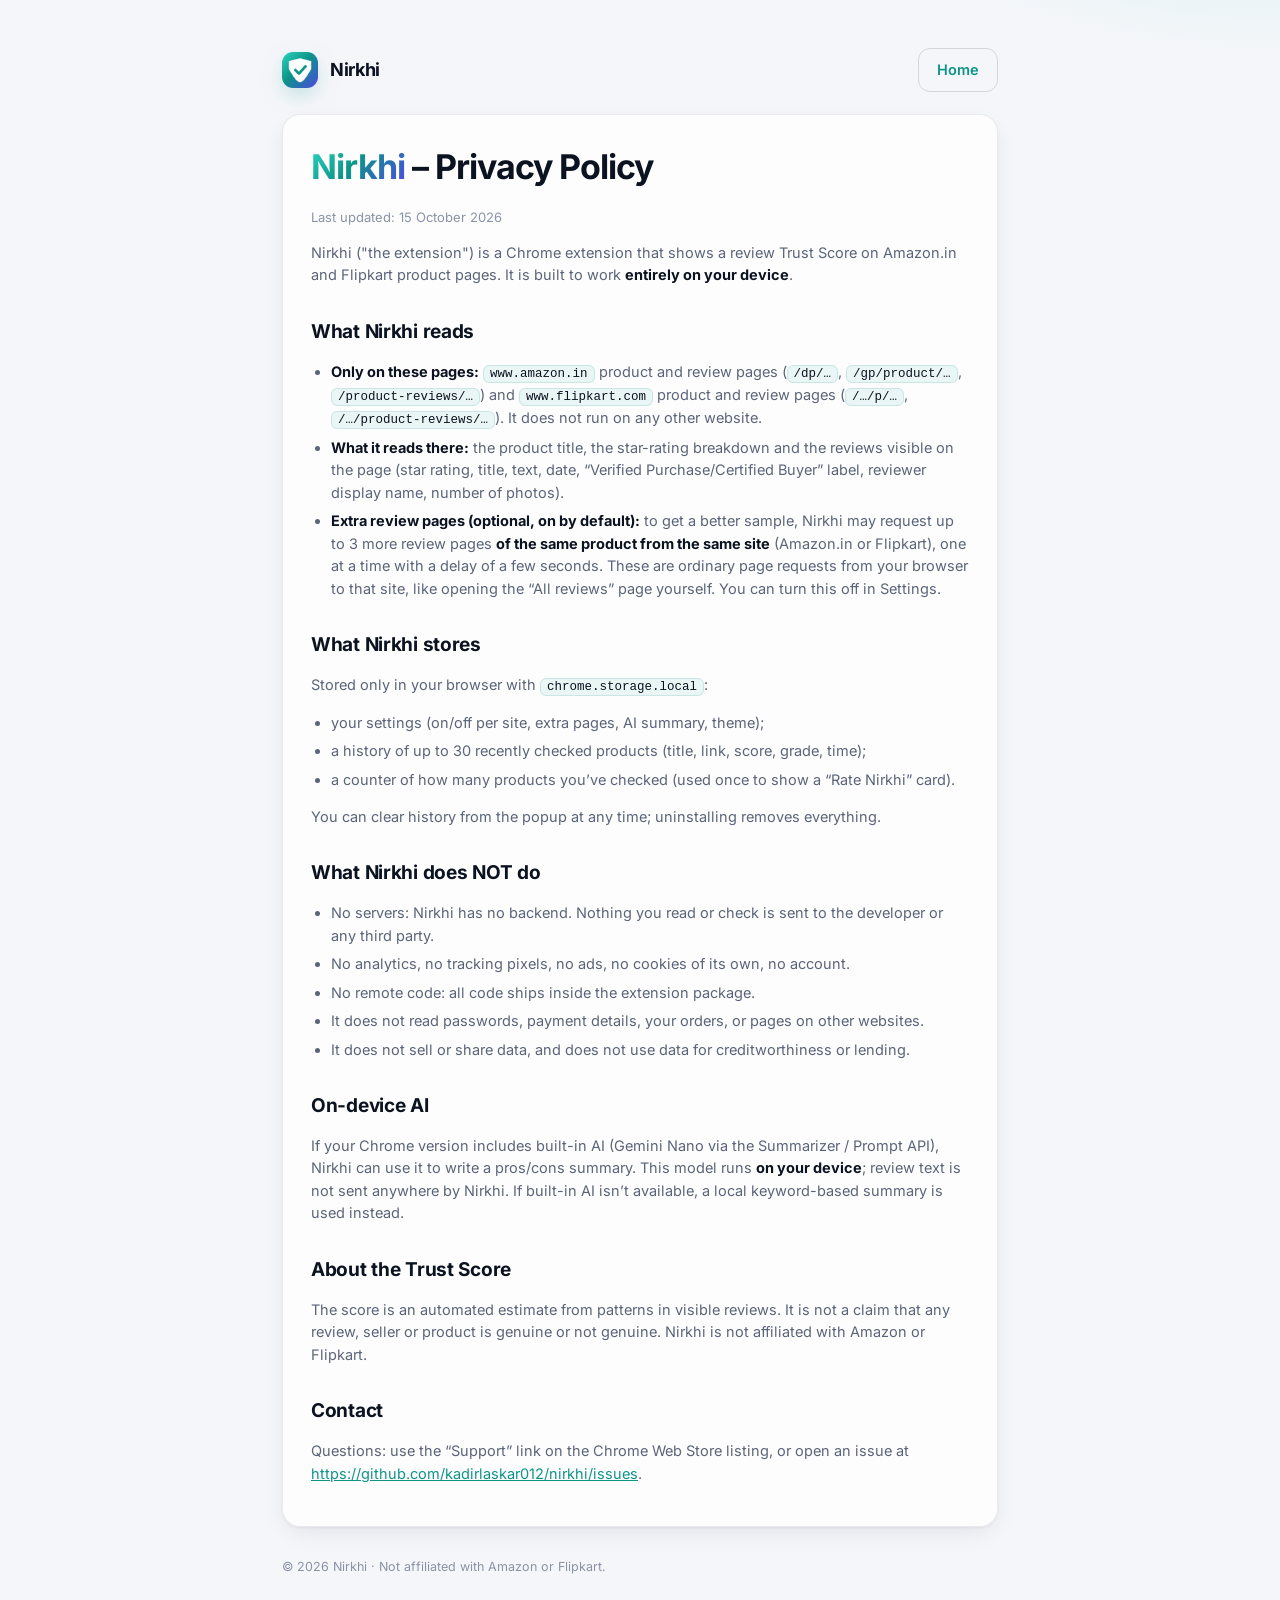
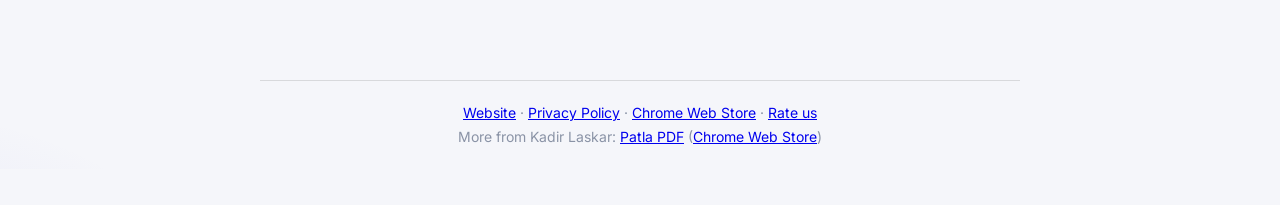
<file: privacy.html>
<!doctype html><html lang="en"><head><meta charset="utf-8"><meta name="viewport" content="width=device-width,initial-scale=1"><title>Privacy Policy – Nirkhi AI Review Checker</title><meta name="description" content="Nirkhi – AI Review Checker for Amazon.in and Flipkart. Privacy policy: everything runs on your device, no tracking.">
<link rel="stylesheet" href="privacy.css"><script src="theme.js"></script><link rel="icon" type="image/x-icon" href="/nirkhi/favicon.ico"><link rel="icon" type="image/png" sizes="32x32" href="/nirkhi/img/favicon-32.png"><link rel="icon" type="image/png" sizes="192x192" href="/nirkhi/img/icon-192.png"><link rel="apple-touch-icon" href="/nirkhi/img/apple-touch-icon.png"></head><body><main class="doc"><div class="top"><img class="logo" src="icons/icon48.png" alt=""><b>Nirkhi</b><a class="btn ghost" style="margin-left:auto" href="index.html">Home</a></div><div class="card"><h1><span class="grad-text">Nirkhi</span> – Privacy Policy</h1>
<p class="muted">Last updated: 15 October 2026</p>
<p>Nirkhi (&quot;the extension&quot;) is a Chrome extension that shows a review Trust Score on Amazon.in and Flipkart product pages. It is built to work <b>entirely on your device</b>.</p>
<h2>What Nirkhi reads</h2>
<ul>
<li><b>Only on these pages:</b> <code>www.amazon.in</code> product and review pages (<code>/dp/…</code>, <code>/gp/product/…</code>, <code>/product-reviews/…</code>) and <code>www.flipkart.com</code> product and review pages (<code>/…/p/…</code>, <code>/…/product-reviews/…</code>). It does not run on any other website.</li>
<li><b>What it reads there:</b> the product title, the star-rating breakdown and the reviews visible on the page (star rating, title, text, date, “Verified Purchase/Certified Buyer” label, reviewer display name, number of photos).</li>
<li><b>Extra review pages (optional, on by default):</b> to get a better sample, Nirkhi may request up to 3 more review pages <b>of the same product from the same site</b> (Amazon.in or Flipkart), one at a time with a delay of a few seconds. These are ordinary page requests from your browser to that site, like opening the “All reviews” page yourself. You can turn this off in Settings.</li>
</ul>
<h2>What Nirkhi stores</h2>
<p>Stored only in your browser with <code>chrome.storage.local</code>:</p>
<ul>
<li>your settings (on/off per site, extra pages, AI summary, theme);</li>
<li>a history of up to 30 recently checked products (title, link, score, grade, time);</li>
<li>a counter of how many products you’ve checked (used once to show a “Rate Nirkhi” card).</li>
</ul>
<p>You can clear history from the popup at any time; uninstalling removes everything.</p>
<h2>What Nirkhi does NOT do</h2>
<ul>
<li>No servers: Nirkhi has no backend. Nothing you read or check is sent to the developer or any third party.</li>
<li>No analytics, no tracking pixels, no ads, no cookies of its own, no account.</li>
<li>No remote code: all code ships inside the extension package.</li>
<li>It does not read passwords, payment details, your orders, or pages on other websites.</li>
<li>It does not sell or share data, and does not use data for creditworthiness or lending.</li>
</ul>
<h2>On-device AI</h2>
<p>If your Chrome version includes built-in AI (Gemini Nano via the Summarizer / Prompt API), Nirkhi can use it to write a pros/cons summary. This model runs <b>on your device</b>; review text is not sent anywhere by Nirkhi. If built-in AI isn’t available, a local keyword-based summary is used instead.</p>
<h2>About the Trust Score</h2>
<p>The score is an automated estimate from patterns in visible reviews. It is not a claim that any review, seller or product is genuine or not genuine. Nirkhi is not affiliated with Amazon or Flipkart.</p>
<h2>Contact</h2>
<p>Questions: use the “Support” link on the Chrome Web Store listing, or open an issue at <a href="https://github.com/kadirlaskar012/nirkhi/issues">https://github.com/kadirlaskar012/nirkhi/issues</a>.</p></div><footer>© 2026 Nirkhi · Not affiliated with Amazon or Flipkart.</footer></main><footer style="max-width:760px;margin:40px auto;padding:20px;border-top:1px solid #8884;font:14px/1.7 Inter,system-ui,sans-serif;text-align:center"><a href="/nirkhi/">Website</a> · <a href="/nirkhi/privacy.html">Privacy Policy</a> · <a href="https://chromewebstore.google.com/detail/cbaaiidkfibllmdbldcjgonaeampadcp">Chrome Web Store</a> · <a href="https://chromewebstore.google.com/detail/cbaaiidkfibllmdbldcjgonaeampadcp/reviews">Rate us</a><br>More from Kadir Laskar: <a href="https://kadirlaskar012.github.io/patla-pdf/">Patla PDF</a> (<a href="https://chromewebstore.google.com/detail/ilaejpopdgkfaldkhcfdjfapfnjnkfgb">Chrome Web Store</a>)</footer></body></html>
</file>
<file: privacy.css>
@import url(base.css);
body{background:radial-gradient(800px 400px at 100% -10%,rgba(45,212,191,.18),transparent 60%),radial-gradient(600px 400px at -10% 110%,rgba(79,70,229,.10),transparent 60%),var(--bg);min-height:100vh}
.doc{max-width:760px;margin:0 auto;padding:48px 22px 64px}
.top{display:flex;align-items:center;gap:12px;margin-bottom:22px}.top b{font-size:18px;letter-spacing:-.02em}
.doc h1{font-size:34px;letter-spacing:-.03em;margin:0 0 6px}.doc h2{font-size:19px;margin:30px 0 8px;letter-spacing:-.015em}
.doc p,.doc li{color:var(--muted)}.doc b{color:var(--text)}.muted{color:var(--faint)!important;font-size:13px}
.doc ul{padding-left:20px}.doc li{margin:6px 0}
.doc code{background:var(--soft);border:1px solid var(--soft2);border-radius:6px;padding:1px 6px;font-size:12.5px;color:var(--text)}
.doc a{color:var(--pri)}
.card{border:1px solid var(--border);background:var(--card);backdrop-filter:blur(12px);border-radius:var(--r);padding:26px 28px;box-shadow:var(--sh2)}
.hero{display:flex;gap:18px;align-items:center;margin:8px 0 26px}.hero img{width:72px;border-radius:20px;box-shadow:var(--glow)}
.hero h1{margin:0}.hero p{margin:4px 0 0;font-size:16px}
.feat{display:grid;grid-template-columns:repeat(auto-fit,minmax(200px,1fr));gap:12px;margin:18px 0}
.feat div{border:1px solid var(--border);background:var(--card-solid);border-radius:14px;padding:14px}.feat b{display:block;margin-bottom:4px}.feat span{color:var(--muted);font-size:13.5px}
.shot{width:100%;border-radius:16px;border:1px solid var(--border);box-shadow:var(--sh3);margin:10px 0 20px}
footer{margin-top:30px;color:var(--faint);font-size:12.5px}
</file>
